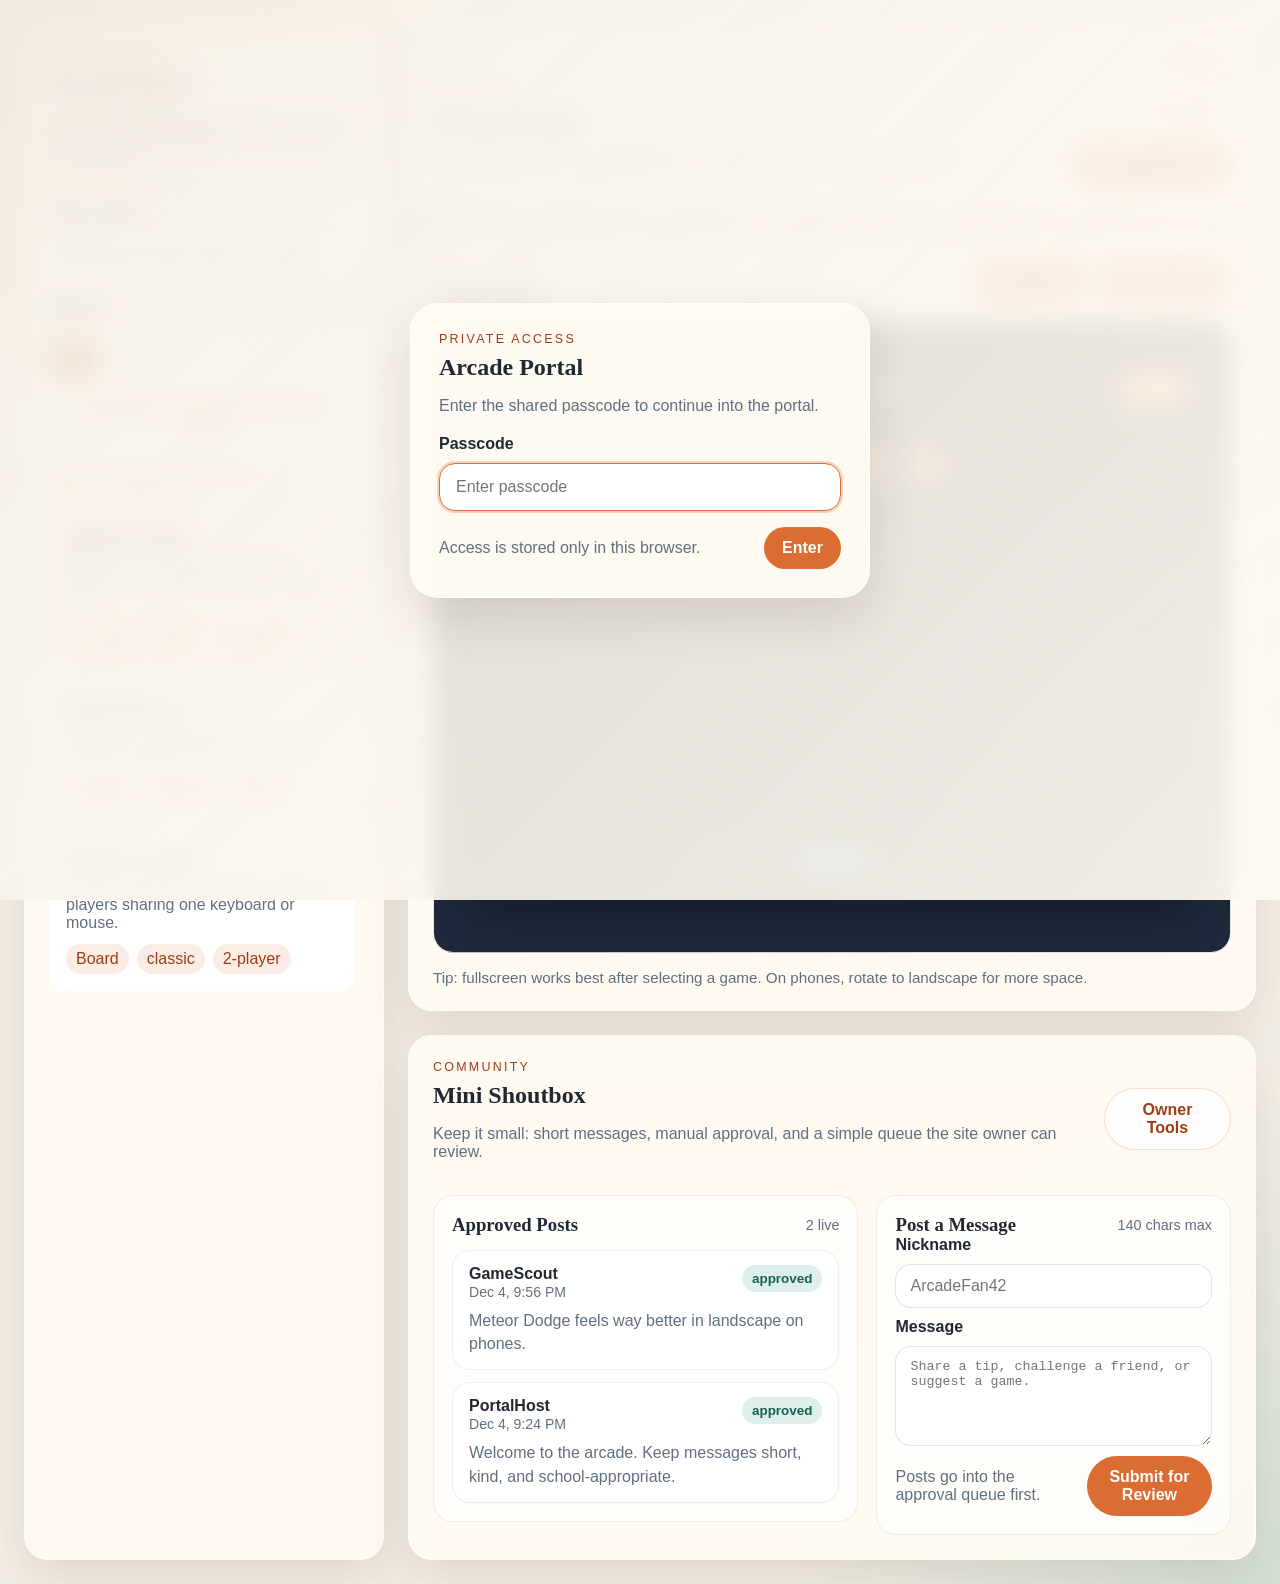
<file: index.html>
<!DOCTYPE html>
<html lang="en">
<head>
  <meta charset="UTF-8">
  <meta name="viewport" content="width=device-width, initial-scale=1.0">
  <title>Arcade Portal</title>
  <link rel="stylesheet" href="styles.css">
</head>
<body>
  <div id="accessGate" class="gate-shell">
    <section class="gate-card">
      <p class="eyebrow">Private Access</p>
      <h1>Arcade Portal</h1>
      <p class="gate-copy">Enter the shared passcode to continue into the portal.</p>

      <form id="gateForm" class="gate-form">
        <label for="gateCode">Passcode</label>
        <input id="gateCode" name="gateCode" type="password" autocomplete="off" placeholder="Enter passcode" required>
        <div class="gate-actions">
          <span id="gateStatus" class="gate-status">Access is stored only in this browser.</span>
          <button type="submit">Enter</button>
        </div>
      </form>
    </section>
  </div>

  <div class="page-shell">
    <aside class="sidebar">
      <div class="brand">
        <p class="eyebrow">JSON Powered</p>
        <h1>Arcade Portal</h1>
        <p class="brand-copy">A simple unblocked games hub that loads every game from a JSON file and opens it in an iframe.</p>
      </div>

      <label class="search-panel" for="searchInput">
        <span>Find a game</span>
        <input id="searchInput" type="search" placeholder="Search by name, tag, or category">
      </label>

      <div class="section-heading">
        <h2>Games</h2>
        <span id="gameCount">0 loaded</span>
      </div>

      <div id="sectionFilters" class="section-filters" aria-label="Game sections"></div>
      <div id="gameList" class="game-list" aria-live="polite"></div>
    </aside>

    <main class="viewer-panel">
      <section class="hero-card">
        <div>
          <p class="eyebrow">Featured</p>
          <h2 id="activeTitle">Choose a game</h2>
          <p id="activeDescription">Select a game from the left to launch it in the built-in iframe player.</p>
        </div>
        <div class="hero-meta">
          <span id="activeCategory" class="chip">Waiting</span>
          <button id="logoutButton" class="ghost-button" type="button">Log Out</button>
          <a id="openGameLink" href="#" target="_blank" rel="noreferrer">Open in new tab</a>
        </div>
      </section>

      <section class="player-card">
        <div class="player-toolbar">
          <div>
            <p class="toolbar-label">Now Playing</p>
            <strong id="nowPlaying">No game selected</strong>
          </div>
          <div class="toolbar-actions">
            <button id="fullscreenButton" type="button">Fullscreen</button>
            <button id="reloadButton" type="button">Reload Game</button>
          </div>
        </div>

        <div class="player-frame-wrap">
          <iframe
            id="gameFrame"
            title="Game player"
            src="about:blank"
            loading="lazy"
            referrerpolicy="no-referrer"
          ></iframe>
          <div id="emptyState" class="empty-state">
            <h3>Ready to play</h3>
            <p>Your games are loaded from <code>games.json</code>. Add more entries there to expand the arcade.</p>
          </div>
        </div>
        <p class="player-note">Tip: fullscreen works best after selecting a game. On phones, rotate to landscape for more space.</p>
      </section>

      <section class="chat-card">
        <div class="chat-header">
          <div>
            <p class="eyebrow">Community</p>
            <h2>Mini Shoutbox</h2>
            <p class="chat-copy">Keep it small: short messages, manual approval, and a simple queue the site owner can review.</p>
          </div>
          <button id="ownerModeButton" class="ghost-button" type="button">Owner Tools</button>
        </div>

        <div class="chat-grid">
          <div class="chat-column">
            <div class="chat-panel">
              <div class="section-heading">
                <h3>Approved Posts</h3>
                <span id="approvedCount">0 live</span>
              </div>
              <div id="approvedMessages" class="message-feed" aria-live="polite"></div>
            </div>
          </div>

          <div class="chat-column">
            <div class="chat-panel">
              <div class="section-heading">
                <h3>Post a Message</h3>
                <span>140 chars max</span>
              </div>

              <form id="chatForm" class="chat-form">
                <label for="chatName">Nickname</label>
                <input id="chatName" name="chatName" type="text" maxlength="20" placeholder="ArcadeFan42" required>

                <label for="chatMessage">Message</label>
                <textarea id="chatMessage" name="chatMessage" maxlength="140" rows="4" placeholder="Share a tip, challenge a friend, or suggest a game." required></textarea>

                <div class="chat-form-footer">
                  <span id="chatStatus" class="chat-status">Posts go into the approval queue first.</span>
                  <button type="submit">Submit for Review</button>
                </div>
              </form>
            </div>

            <div id="ownerPanel" class="chat-panel owner-panel" hidden>
              <div class="section-heading">
                <h3>Moderation Queue</h3>
                <span id="pendingCount">0 waiting</span>
              </div>
              <p class="owner-copy">Owner mode is a lightweight starter. In a real shared deployment, move moderation to an Apps Script backend.</p>
              <div id="pendingMessages" class="message-feed"></div>
            </div>
          </div>
        </div>
      </section>
    </main>
  </div>

  <script src="script.js"></script>
</body>
</html>
</file>
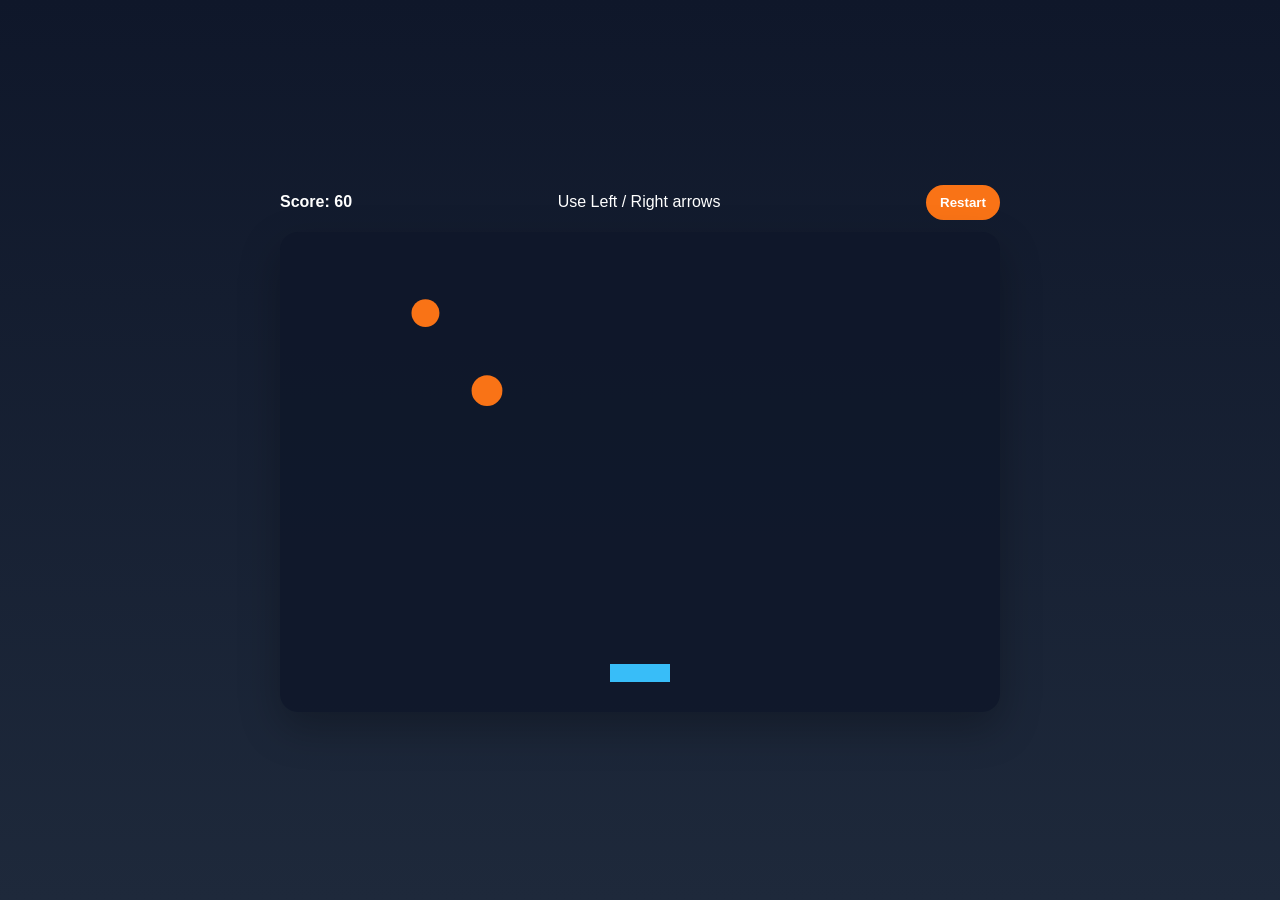
<file: games/meteor-dodge.html>
<!DOCTYPE html>
<html lang="en">
<head>
  <meta charset="UTF-8">
  <meta name="viewport" content="width=device-width, initial-scale=1.0">
  <title>Meteor Dodge</title>
  <style>
    :root {
      color-scheme: only light;
    }

    * {
      box-sizing: border-box;
    }

    body {
      margin: 0;
      min-height: 100vh;
      display: grid;
      place-items: center;
      font-family: Arial, sans-serif;
      background: linear-gradient(180deg, #0f172a 0%, #1e293b 100%);
      color: white;
    }

    .game-shell {
      width: min(92vw, 720px);
    }

    .hud {
      display: flex;
      justify-content: space-between;
      align-items: center;
      flex-wrap: wrap;
      margin-bottom: 12px;
      gap: 12px;
    }

    .hud button {
      border: 0;
      border-radius: 999px;
      padding: 10px 14px;
      cursor: pointer;
      font-weight: 700;
      background: #f97316;
      color: white;
    }

    canvas {
      width: 100%;
      height: auto;
      border-radius: 18px;
      background: rgba(15, 23, 42, 0.85);
      box-shadow: 0 16px 40px rgba(0, 0, 0, 0.25);
    }

    .touch-controls {
      display: none;
      grid-template-columns: repeat(2, 1fr);
      gap: 12px;
      margin-top: 14px;
    }

    .touch-controls button {
      min-height: 54px;
      font-size: 1rem;
    }

    @media (max-width: 720px) {
      body {
        padding: 12px;
      }

      .touch-controls {
        display: grid;
      }
    }
  </style>
</head>
<body>
  <div class="game-shell">
    <div class="hud">
      <strong id="scoreLabel">Score: 0</strong>
      <span>Use Left / Right arrows</span>
      <button id="restartButton" type="button">Restart</button>
    </div>
    <canvas id="gameCanvas" width="720" height="480"></canvas>
    <div class="touch-controls">
      <button id="leftButton" type="button">Move Left</button>
      <button id="rightButton" type="button">Move Right</button>
    </div>
  </div>

  <script>
    const canvas = document.getElementById("gameCanvas");
    const context = canvas.getContext("2d");
    const scoreLabel = document.getElementById("scoreLabel");
    const restartButton = document.getElementById("restartButton");
    const leftButton = document.getElementById("leftButton");
    const rightButton = document.getElementById("rightButton");

    let player;
    let meteors;
    let score;
    let gameOver;
    let animationFrameId;
    const keys = new Set();

    function resetGame() {
      player = { x: canvas.width / 2 - 30, y: canvas.height - 48, width: 60, height: 18, speed: 7 };
      meteors = [];
      score = 0;
      gameOver = false;
      scoreLabel.textContent = "Score: 0";
      cancelAnimationFrame(animationFrameId);
      loop();
    }

    function spawnMeteor() {
      meteors.push({
        x: Math.random() * (canvas.width - 24),
        y: -24,
        size: 18 + Math.random() * 18,
        speed: 3 + Math.random() * 3 + Math.min(score / 35, 4)
      });
    }

    function update() {
      if (keys.has("ArrowLeft")) {
        player.x -= player.speed;
      }

      if (keys.has("ArrowRight")) {
        player.x += player.speed;
      }

      player.x = Math.max(0, Math.min(canvas.width - player.width, player.x));

      if (Math.random() < 0.04) {
        spawnMeteor();
      }

      meteors.forEach((meteor) => {
        meteor.y += meteor.speed;
      });

      meteors = meteors.filter((meteor) => meteor.y < canvas.height + meteor.size);

      score += 1;
      scoreLabel.textContent = `Score: ${score}`;

      const hitMeteor = meteors.find((meteor) =>
        meteor.x < player.x + player.width &&
        meteor.x + meteor.size > player.x &&
        meteor.y < player.y + player.height &&
        meteor.y + meteor.size > player.y
      );

      if (hitMeteor) {
        gameOver = true;
      }
    }

    function draw() {
      context.clearRect(0, 0, canvas.width, canvas.height);

      context.fillStyle = "#38bdf8";
      context.fillRect(player.x, player.y, player.width, player.height);

      meteors.forEach((meteor) => {
        context.beginPath();
        context.fillStyle = "#f97316";
        context.arc(meteor.x + meteor.size / 2, meteor.y + meteor.size / 2, meteor.size / 2, 0, Math.PI * 2);
        context.fill();
      });

      if (gameOver) {
        context.fillStyle = "rgba(15, 23, 42, 0.78)";
        context.fillRect(0, 0, canvas.width, canvas.height);
        context.fillStyle = "white";
        context.font = "bold 42px Arial";
        context.textAlign = "center";
        context.fillText("Game Over", canvas.width / 2, canvas.height / 2 - 10);
        context.font = "20px Arial";
        context.fillText("Press Restart to try again", canvas.width / 2, canvas.height / 2 + 28);
      }
    }

    function loop() {
      update();
      draw();

      if (!gameOver) {
        animationFrameId = requestAnimationFrame(loop);
      }
    }

    window.addEventListener("keydown", (event) => {
      keys.add(event.key);
    });

    window.addEventListener("keyup", (event) => {
      keys.delete(event.key);
    });

    function bindTouchControl(button, key) {
      const press = (event) => {
        event.preventDefault();
        keys.add(key);
      };

      const release = (event) => {
        event.preventDefault();
        keys.delete(key);
      };

      button.addEventListener("pointerdown", press);
      button.addEventListener("pointerup", release);
      button.addEventListener("pointerleave", release);
      button.addEventListener("pointercancel", release);
    }

    bindTouchControl(leftButton, "ArrowLeft");
    bindTouchControl(rightButton, "ArrowRight");
    restartButton.addEventListener("click", resetGame);
    resetGame();
  </script>
</body>
</html>
</file>
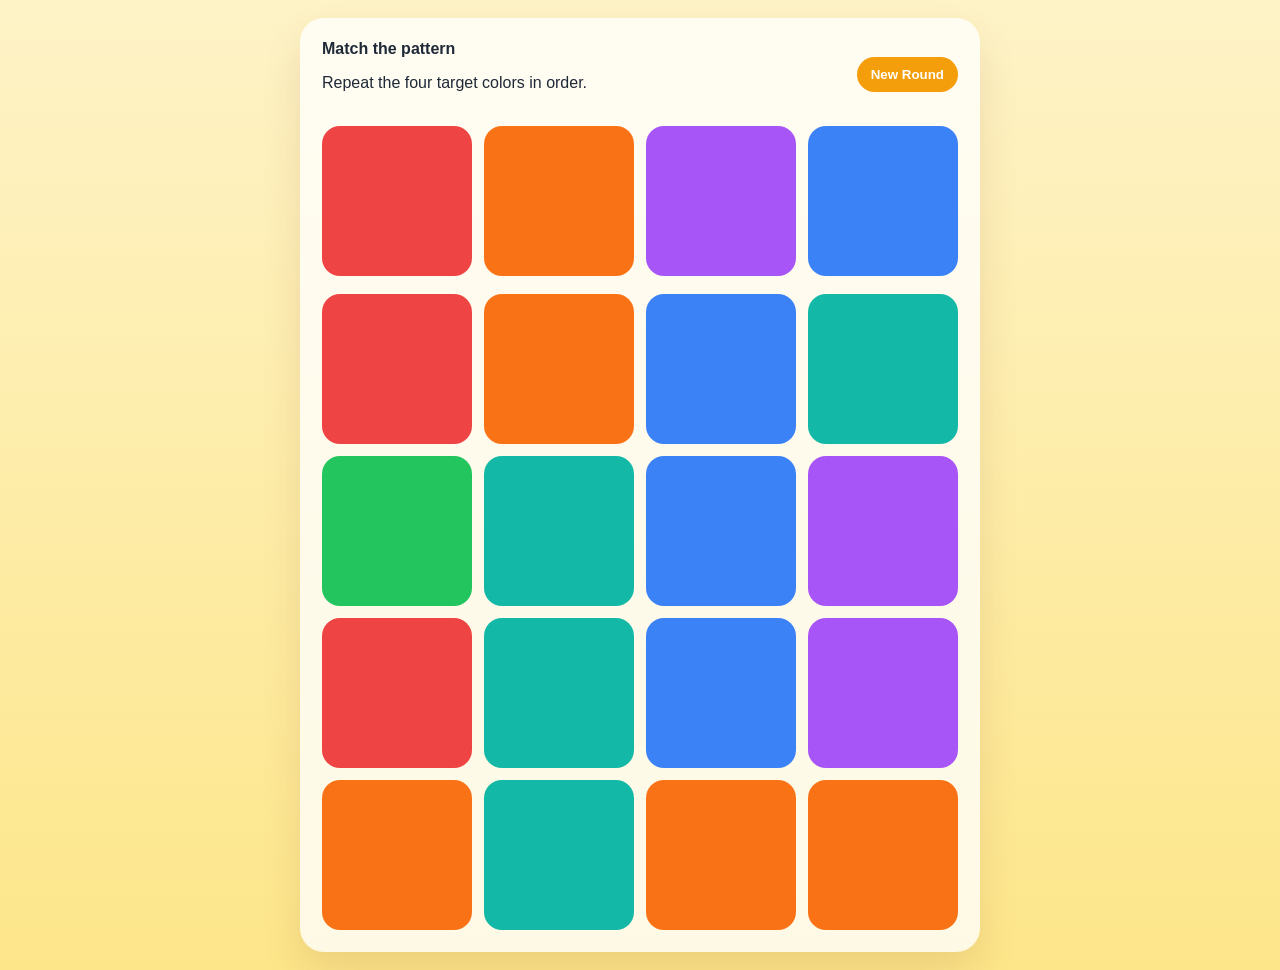
<file: games/pixel-painter.html>
<!DOCTYPE html>
<html lang="en">
<head>
  <meta charset="UTF-8">
  <meta name="viewport" content="width=device-width, initial-scale=1.0">
  <title>Pixel Painter</title>
  <style>
    * {
      box-sizing: border-box;
    }

    body {
      margin: 0;
      min-height: 100vh;
      display: grid;
      place-items: center;
      padding: 18px;
      font-family: Arial, sans-serif;
      background: linear-gradient(180deg, #fef3c7 0%, #fde68a 100%);
      color: #1f2937;
    }

    .game-shell {
      width: min(92vw, 680px);
      background: rgba(255, 255, 255, 0.78);
      border-radius: 24px;
      padding: 22px;
      box-shadow: 0 20px 40px rgba(120, 53, 15, 0.12);
    }

    .hud {
      display: flex;
      justify-content: space-between;
      align-items: center;
      flex-wrap: wrap;
      gap: 12px;
      margin-bottom: 18px;
    }

    .target-strip,
    .board {
      display: grid;
      gap: 12px;
    }

    .target-strip {
      grid-template-columns: repeat(4, 1fr);
      margin-bottom: 18px;
    }

    .board {
      grid-template-columns: repeat(4, 1fr);
    }

    .swatch,
    .cell {
      aspect-ratio: 1;
      border-radius: 18px;
      border: 0;
    }

    .cell {
      cursor: pointer;
      transition: transform 120ms ease;
    }

    .cell:hover {
      transform: scale(0.98);
    }

    button {
      border: 0;
      border-radius: 999px;
      padding: 10px 14px;
      cursor: pointer;
      font-weight: 700;
      background: #f59e0b;
      color: white;
    }

    @media (max-width: 640px) {
      body {
        padding: 12px;
      }

      .game-shell {
        padding: 16px;
      }

      .target-strip,
      .board {
        gap: 10px;
      }

      .swatch,
      .cell {
        border-radius: 14px;
      }

      .cell {
        min-height: 62px;
      }
    }
  </style>
</head>
<body>
  <div class="game-shell">
    <div class="hud">
      <div>
        <strong id="statusLabel">Match the pattern</strong>
        <p id="detailLabel">Repeat the four target colors in order.</p>
      </div>
      <button id="restartButton" type="button">New Round</button>
    </div>

    <div id="targetStrip" class="target-strip"></div>
    <div id="board" class="board"></div>
  </div>

  <script>
    const palette = ["#ef4444", "#3b82f6", "#22c55e", "#a855f7", "#f97316", "#14b8a6"];
    const targetStrip = document.getElementById("targetStrip");
    const board = document.getElementById("board");
    const statusLabel = document.getElementById("statusLabel");
    const detailLabel = document.getElementById("detailLabel");
    const restartButton = document.getElementById("restartButton");

    let target = [];
    let progress = 0;

    function randomColor() {
      return palette[Math.floor(Math.random() * palette.length)];
    }

    function buildRound() {
      target = Array.from({ length: 4 }, randomColor);
      progress = 0;
      statusLabel.textContent = "Match the pattern";
      detailLabel.textContent = "Repeat the four target colors in order.";

      targetStrip.innerHTML = target
        .map((color) => `<div class="swatch" style="background:${color}"></div>`)
        .join("");

      board.innerHTML = Array.from({ length: 16 }, () => {
        const color = randomColor();
        return `<button class="cell" style="background:${color}" data-color="${color}" type="button" aria-label="Color tile"></button>`;
      }).join("");

      board.querySelectorAll(".cell").forEach((cell) => {
        cell.addEventListener("click", () => handleMove(cell.dataset.color));
      });
    }

    function handleMove(color) {
      if (color === target[progress]) {
        progress += 1;
        detailLabel.textContent = `Correct picks: ${progress} / ${target.length}`;

        if (progress === target.length) {
          statusLabel.textContent = "You win";
          detailLabel.textContent = "Start a new round and try again.";
        }
      } else {
        progress = 0;
        statusLabel.textContent = "Wrong color";
        detailLabel.textContent = "Pattern reset. Start from the first color again.";
      }
    }

    restartButton.addEventListener("click", buildRound);
    buildRound();
  </script>
</body>
</html>
</file>
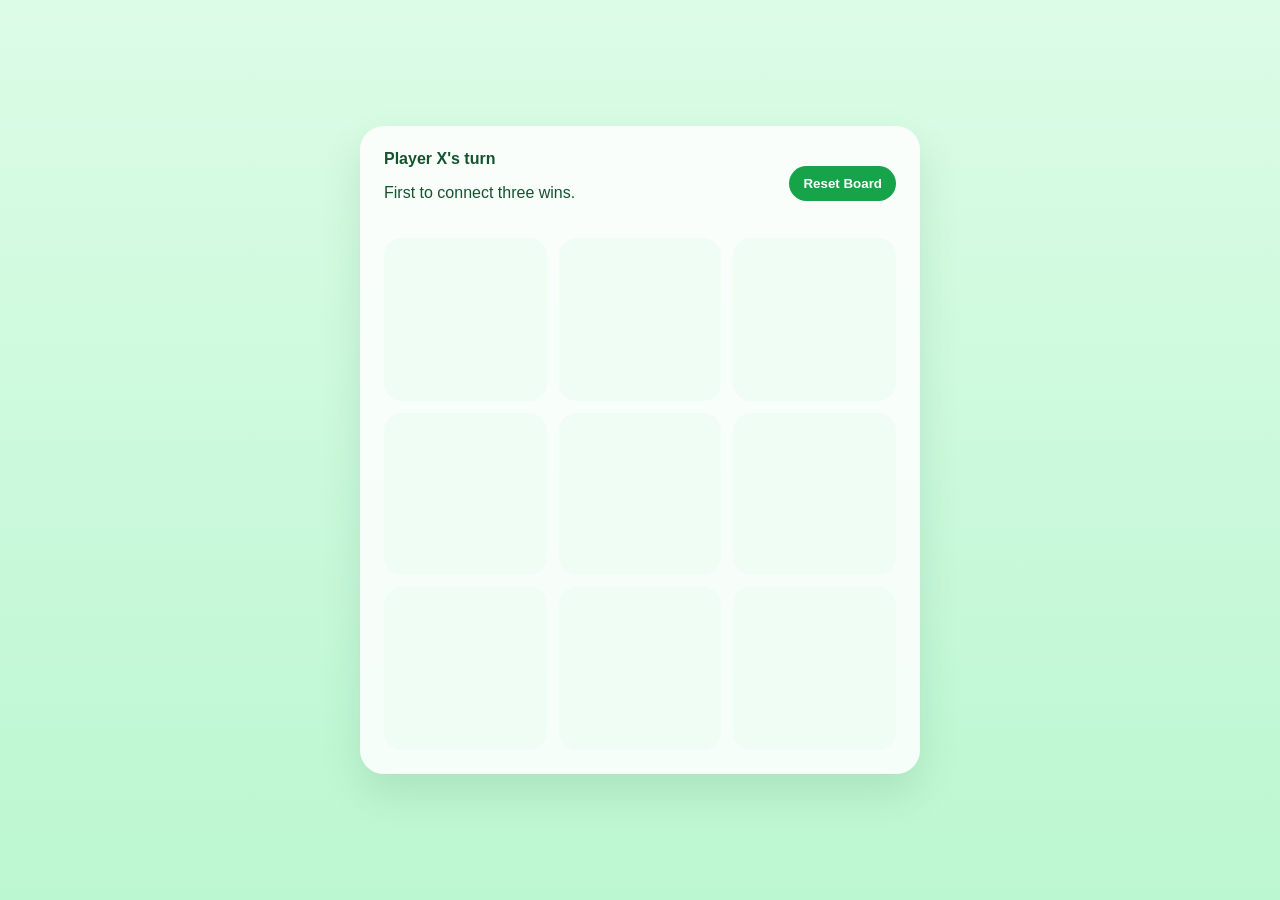
<file: games/three-in-a-row.html>
<!DOCTYPE html>
<html lang="en">
<head>
  <meta charset="UTF-8">
  <meta name="viewport" content="width=device-width, initial-scale=1.0">
  <title>Three in a Row</title>
  <style>
    * {
      box-sizing: border-box;
    }

    body {
      margin: 0;
      min-height: 100vh;
      display: grid;
      place-items: center;
      padding: 20px;
      font-family: Arial, sans-serif;
      background: linear-gradient(180deg, #dcfce7 0%, #bbf7d0 100%);
      color: #14532d;
    }

    .game-shell {
      width: min(92vw, 560px);
      background: rgba(255, 255, 255, 0.86);
      border-radius: 24px;
      padding: 24px;
      box-shadow: 0 18px 40px rgba(20, 83, 45, 0.12);
    }

    .hud {
      display: flex;
      justify-content: space-between;
      align-items: center;
      flex-wrap: wrap;
      gap: 12px;
      margin-bottom: 20px;
    }

    .board {
      display: grid;
      grid-template-columns: repeat(3, 1fr);
      gap: 12px;
    }

    .cell {
      aspect-ratio: 1;
      border: 0;
      border-radius: 18px;
      background: #f0fdf4;
      color: #14532d;
      font-size: 3rem;
      font-weight: 700;
      cursor: pointer;
    }

    button {
      border: 0;
      border-radius: 999px;
      padding: 10px 14px;
      cursor: pointer;
      font-weight: 700;
      background: #16a34a;
      color: white;
    }

    @media (max-width: 640px) {
      body {
        padding: 12px;
      }

      .game-shell {
        padding: 16px;
      }

      .board {
        gap: 10px;
      }

      .cell {
        border-radius: 14px;
        font-size: 2.5rem;
        min-height: 84px;
      }
    }
  </style>
</head>
<body>
  <div class="game-shell">
    <div class="hud">
      <div>
        <strong id="statusLabel">Player X's turn</strong>
        <p>First to connect three wins.</p>
      </div>
      <button id="restartButton" type="button">Reset Board</button>
    </div>
    <div id="board" class="board"></div>
  </div>

  <script>
    const statusLabel = document.getElementById("statusLabel");
    const board = document.getElementById("board");
    const restartButton = document.getElementById("restartButton");
    const winningLines = [
      [0, 1, 2], [3, 4, 5], [6, 7, 8],
      [0, 3, 6], [1, 4, 7], [2, 5, 8],
      [0, 4, 8], [2, 4, 6]
    ];

    let cells = Array(9).fill("");
    let currentPlayer = "X";
    let gameFinished = false;

    function renderBoard() {
      board.innerHTML = cells.map((value, index) => `
        <button class="cell" data-index="${index}" type="button">${value}</button>
      `).join("");

      board.querySelectorAll(".cell").forEach((cell) => {
        cell.addEventListener("click", () => playMove(Number(cell.dataset.index)));
      });
    }

    function playMove(index) {
      if (cells[index] || gameFinished) {
        return;
      }

      cells[index] = currentPlayer;
      const winner = getWinner();

      if (winner) {
        gameFinished = true;
        statusLabel.textContent = `Player ${winner} wins`;
      } else if (cells.every(Boolean)) {
        gameFinished = true;
        statusLabel.textContent = "Draw game";
      } else {
        currentPlayer = currentPlayer === "X" ? "O" : "X";
        statusLabel.textContent = `Player ${currentPlayer}'s turn`;
      }

      renderBoard();
    }

    function getWinner() {
      return winningLines.find(([a, b, c]) => cells[a] && cells[a] === cells[b] && cells[b] === cells[c])
        ? currentPlayer
        : "";
    }

    function resetBoard() {
      cells = Array(9).fill("");
      currentPlayer = "X";
      gameFinished = false;
      statusLabel.textContent = "Player X's turn";
      renderBoard();
    }

    restartButton.addEventListener("click", resetBoard);
    resetBoard();
  </script>
</body>
</html>
</file>
<file: styles.css>
:root {
  --bg: #f4efe6;
  --panel: #fffaf2;
  --panel-strong: #fff;
  --text: #1f2933;
  --muted: #607080;
  --accent: #db6c32;
  --accent-deep: #9f3d16;
  --line: rgba(31, 41, 51, 0.12);
  --shadow: 0 20px 50px rgba(69, 43, 16, 0.12);
  --radius: 24px;
}

* {
  box-sizing: border-box;
}

body {
  margin: 0;
  min-height: 100vh;
  font-family: "Trebuchet MS", "Segoe UI", sans-serif;
  color: var(--text);
  background:
    radial-gradient(circle at top left, rgba(219, 108, 50, 0.18), transparent 30%),
    radial-gradient(circle at bottom right, rgba(33, 140, 116, 0.15), transparent 24%),
    var(--bg);
}

.gate-open {
  overflow: hidden;
}

button,
input {
  font: inherit;
}

.gate-shell {
  position: fixed;
  inset: 0;
  z-index: 20;
  display: grid;
  place-items: center;
  padding: 24px;
  background:
    linear-gradient(135deg, rgba(244, 239, 230, 0.88), rgba(255, 250, 242, 0.94)),
    radial-gradient(circle at top left, rgba(219, 108, 50, 0.16), transparent 28%),
    radial-gradient(circle at bottom right, rgba(33, 140, 116, 0.12), transparent 26%);
  backdrop-filter: blur(12px);
}

.gate-shell.hidden {
  display: none;
}

.gate-card {
  width: min(100%, 460px);
  padding: 28px;
  border-radius: 28px;
  background: rgba(255, 250, 242, 0.96);
  border: 1px solid rgba(255, 255, 255, 0.72);
  box-shadow: var(--shadow);
}

.gate-card h1 {
  margin: 0;
  font-family: Georgia, "Times New Roman", serif;
}

.gate-copy,
.gate-status {
  color: var(--muted);
}

.gate-form {
  display: grid;
  gap: 10px;
  margin-top: 20px;
}

.gate-form label {
  font-weight: 700;
}

.gate-form input {
  border: 1px solid var(--line);
  border-radius: 16px;
  padding: 14px 16px;
  background: var(--panel-strong);
}

.gate-form input:focus {
  outline: 2px solid rgba(219, 108, 50, 0.25);
  border-color: var(--accent);
}

.gate-actions {
  display: flex;
  align-items: center;
  justify-content: space-between;
  gap: 12px;
  margin-top: 6px;
}

.gate-actions button {
  border: none;
  border-radius: 999px;
  padding: 12px 18px;
  background: var(--accent);
  color: white;
  font-weight: 700;
  cursor: pointer;
}

.page-shell {
  display: grid;
  grid-template-columns: minmax(280px, 360px) 1fr;
  gap: 24px;
  padding: 24px;
}

.sidebar,
.hero-card,
.player-card,
.chat-card {
  background: rgba(255, 250, 242, 0.92);
  backdrop-filter: blur(10px);
  border: 1px solid rgba(255, 255, 255, 0.65);
  border-radius: var(--radius);
  box-shadow: var(--shadow);
}

.sidebar {
  padding: 24px;
  display: flex;
  flex-direction: column;
  gap: 20px;
  min-height: calc(100vh - 48px);
}

.brand h1,
.hero-card h2,
.empty-state h3 {
  margin: 0;
  font-family: Georgia, "Times New Roman", serif;
}

.brand-copy,
#activeDescription,
.empty-state p,
.game-card p {
  color: var(--muted);
}

.eyebrow,
.toolbar-label {
  margin: 0 0 8px;
  color: var(--accent-deep);
  font-size: 0.78rem;
  letter-spacing: 0.18em;
  text-transform: uppercase;
}

.search-panel {
  display: flex;
  flex-direction: column;
  gap: 8px;
  font-weight: 700;
}

.search-panel input {
  border: 1px solid var(--line);
  border-radius: 16px;
  padding: 14px 16px;
  background: var(--panel-strong);
}

.search-panel input:focus {
  outline: 2px solid rgba(219, 108, 50, 0.25);
  border-color: var(--accent);
}

.section-heading,
.player-toolbar,
.hero-meta {
  display: flex;
  align-items: center;
  justify-content: space-between;
  gap: 12px;
}

.section-heading h2 {
  margin: 0;
  font-size: 1.1rem;
}

.section-heading span,
.chip {
  color: var(--muted);
  font-size: 0.9rem;
}

.section-filters {
  display: flex;
  flex-wrap: wrap;
  gap: 10px;
}

.section-filter {
  border: 1px solid rgba(219, 108, 50, 0.18);
  border-radius: 999px;
  padding: 10px 14px;
  background: rgba(255, 255, 255, 0.72);
  color: var(--accent-deep);
  font-weight: 700;
  cursor: pointer;
}

.section-filter.active {
  background: var(--accent);
  border-color: var(--accent);
  color: white;
}

.game-list {
  display: grid;
  gap: 12px;
  overflow: auto;
  padding-right: 4px;
}

.game-group {
  display: grid;
  gap: 12px;
}

.game-group + .game-group {
  margin-top: 6px;
}

.game-group-label {
  margin: 2px 0 0;
  color: var(--accent-deep);
  font-size: 0.84rem;
  letter-spacing: 0.14em;
  text-transform: uppercase;
}

.game-card {
  width: 100%;
  text-align: left;
  border: 1px solid transparent;
  border-radius: 18px;
  padding: 16px;
  background: var(--panel-strong);
  cursor: pointer;
  transition: transform 150ms ease, border-color 150ms ease, box-shadow 150ms ease;
}

.game-card:hover,
.game-card:focus-visible {
  transform: translateY(-2px);
  border-color: rgba(219, 108, 50, 0.35);
  box-shadow: 0 16px 30px rgba(69, 43, 16, 0.08);
  outline: none;
}

.game-card.active {
  border-color: var(--accent);
  background: #fff2e8;
}

.game-card h3,
.game-card p {
  margin: 0;
}

.game-card h3 {
  margin-bottom: 6px;
}

.card-tags {
  display: flex;
  flex-wrap: wrap;
  gap: 8px;
  margin-top: 12px;
}

.card-tags span,
.chip {
  display: inline-flex;
  align-items: center;
  border-radius: 999px;
  padding: 6px 10px;
  background: rgba(219, 108, 50, 0.12);
  color: var(--accent-deep);
}

.viewer-panel {
  display: grid;
  gap: 24px;
  min-width: 0;
}

.hero-card,
.player-card,
.chat-card {
  padding: 24px;
}

.hero-card {
  display: flex;
  align-items: end;
  justify-content: space-between;
  gap: 24px;
}

.hero-meta {
  flex-direction: column;
  align-items: flex-end;
}

.hero-meta a,
#reloadButton,
#fullscreenButton {
  border: none;
  border-radius: 999px;
  padding: 12px 16px;
  background: var(--accent);
  color: white;
  text-decoration: none;
  font-weight: 700;
}

#reloadButton,
#fullscreenButton {
  cursor: pointer;
}

.toolbar-actions {
  display: flex;
  flex-wrap: wrap;
  gap: 10px;
  justify-content: flex-end;
}

.player-frame-wrap {
  position: relative;
  min-height: 70vh;
  margin-top: 18px;
  overflow: hidden;
  border-radius: 20px;
  border: 1px solid var(--line);
  background:
    linear-gradient(135deg, rgba(219, 108, 50, 0.18), transparent 35%),
    linear-gradient(160deg, rgba(33, 140, 116, 0.18), transparent 38%),
    #fff;
}

#gameFrame {
  width: 100%;
  height: 70vh;
  border: 0;
  display: none;
  background: #fff;
}

.empty-state {
  position: absolute;
  inset: 0;
  display: grid;
  place-items: center;
  text-align: center;
  padding: 32px;
}

.empty-state code {
  background: rgba(31, 41, 51, 0.08);
  border-radius: 8px;
  padding: 2px 6px;
}

.player-note {
  margin: 16px 0 0;
  color: var(--muted);
  font-size: 0.95rem;
}

.status-message {
  padding: 18px;
  border-radius: 18px;
  background: rgba(31, 41, 51, 0.06);
  color: var(--muted);
}

.chat-header,
.chat-form-footer,
.message-meta,
.message-actions {
  display: flex;
  align-items: center;
  justify-content: space-between;
  gap: 12px;
}

.chat-header {
  margin-bottom: 18px;
}

.chat-header h2,
.chat-panel h3 {
  margin: 0;
  font-family: Georgia, "Times New Roman", serif;
}

.chat-copy,
.owner-copy,
.message-card p,
.chat-status {
  color: var(--muted);
}

.ghost-button {
  border: 1px solid rgba(219, 108, 50, 0.22);
  border-radius: 999px;
  padding: 12px 16px;
  background: rgba(255, 255, 255, 0.7);
  color: var(--accent-deep);
  font-weight: 700;
  cursor: pointer;
}

.chat-grid {
  display: grid;
  grid-template-columns: 1.2fr 1fr;
  gap: 18px;
}

.chat-column {
  min-width: 0;
}

.chat-panel {
  background: rgba(255, 255, 255, 0.6);
  border: 1px solid rgba(31, 41, 51, 0.08);
  border-radius: 20px;
  padding: 18px;
}

.chat-panel + .chat-panel {
  margin-top: 18px;
}

.chat-form {
  display: grid;
  gap: 10px;
}

.chat-form label {
  font-weight: 700;
}

.chat-form input,
.chat-form textarea {
  width: 100%;
  border: 1px solid var(--line);
  border-radius: 16px;
  padding: 12px 14px;
  background: var(--panel-strong);
  resize: vertical;
}

.chat-form textarea {
  min-height: 100px;
}

.chat-form button,
.message-actions button {
  border: none;
  border-radius: 999px;
  padding: 12px 16px;
  background: var(--accent);
  color: white;
  font-weight: 700;
  cursor: pointer;
}

.message-feed {
  display: grid;
  gap: 12px;
  margin-top: 14px;
}

.message-card {
  padding: 14px 16px;
  border-radius: 18px;
  background: var(--panel-strong);
  border: 1px solid rgba(31, 41, 51, 0.08);
}

.message-card h4,
.message-card p {
  margin: 0;
}

.message-card p {
  margin-top: 8px;
  line-height: 1.45;
}

.message-meta {
  align-items: flex-start;
}

.message-time {
  font-size: 0.88rem;
  color: var(--muted);
}

.message-badge {
  display: inline-flex;
  align-items: center;
  border-radius: 999px;
  padding: 6px 10px;
  font-size: 0.84rem;
  font-weight: 700;
}

.message-badge.approved {
  background: rgba(33, 140, 116, 0.14);
  color: #16624f;
}

.message-badge.pending {
  background: rgba(219, 108, 50, 0.14);
  color: var(--accent-deep);
}

.message-badge.rejected {
  background: rgba(190, 24, 93, 0.12);
  color: #9d174d;
}

.message-actions {
  justify-content: flex-start;
  margin-top: 12px;
  flex-wrap: wrap;
}

.message-actions button.reject-button {
  background: #8f2d23;
}

.empty-feed {
  padding: 18px;
  border-radius: 18px;
  background: rgba(31, 41, 51, 0.05);
  color: var(--muted);
}

@media (max-width: 960px) {
  .page-shell {
    grid-template-columns: 1fr;
    padding: 16px;
    gap: 16px;
  }

  .sidebar {
    min-height: auto;
    padding: 20px;
  }

  .hero-card {
    flex-direction: column;
    align-items: flex-start;
  }

  .hero-meta {
    align-items: flex-start;
  }

  .player-card,
  .hero-card,
  .chat-card {
    padding: 20px;
  }

  .player-frame-wrap,
  #gameFrame {
    min-height: 62vh;
    height: 62vh;
  }

  .chat-grid {
    grid-template-columns: 1fr;
  }
}

@media (max-width: 640px) {
  .page-shell {
    padding: 12px;
  }

  .sidebar,
  .hero-card,
  .player-card,
  .chat-card {
    border-radius: 20px;
  }

  .player-toolbar,
  .section-heading,
  .chat-header,
  .chat-form-footer,
  .gate-actions {
    align-items: flex-start;
    flex-direction: column;
  }

  .toolbar-actions,
  .hero-meta {
    width: 100%;
    align-items: stretch;
  }

  .hero-meta a,
  #reloadButton,
  #fullscreenButton,
  .ghost-button,
  .chat-form button,
  .message-actions button,
  .gate-actions button {
    width: 100%;
    text-align: center;
  }

  .game-card {
    padding: 14px;
  }

  .player-frame-wrap,
  #gameFrame {
    min-height: 56vh;
    height: 56vh;
  }

  .chat-panel {
    padding: 16px;
  }

  .gate-card {
    padding: 22px;
  }
}
</file>
